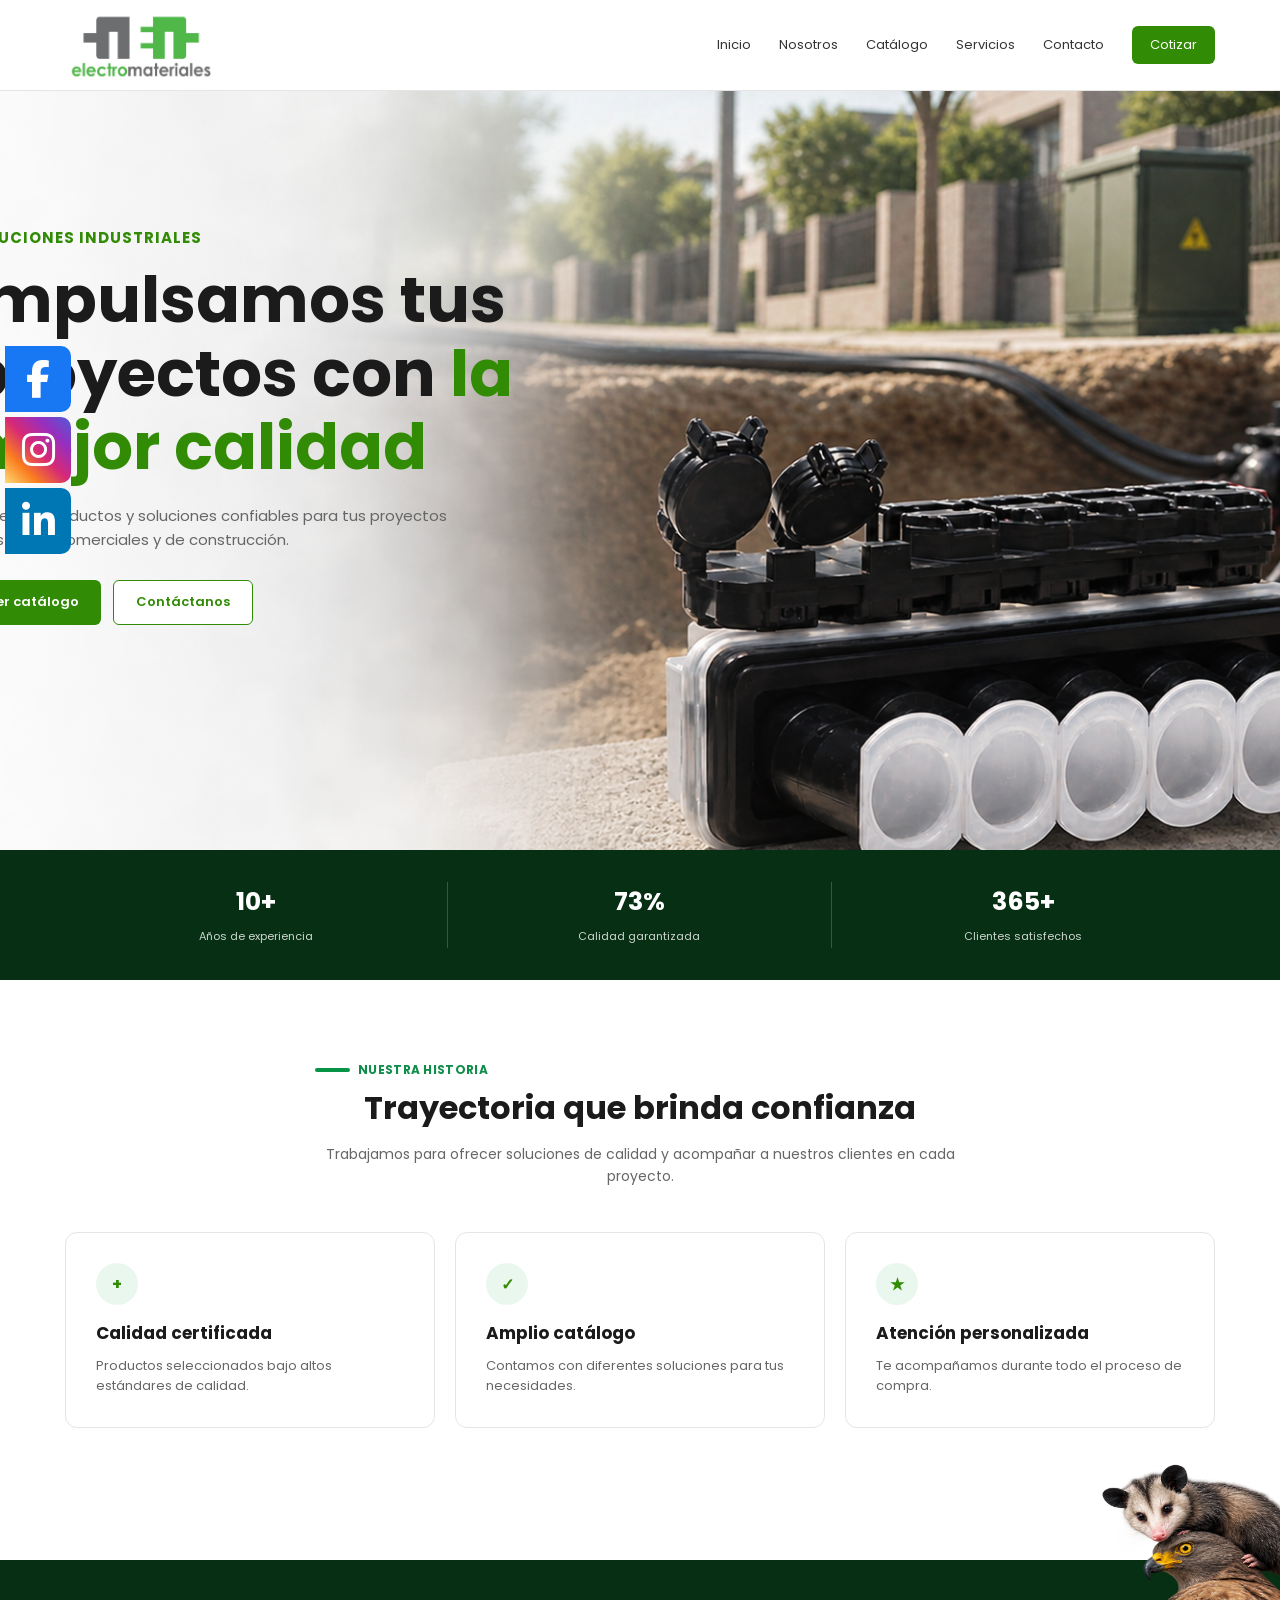
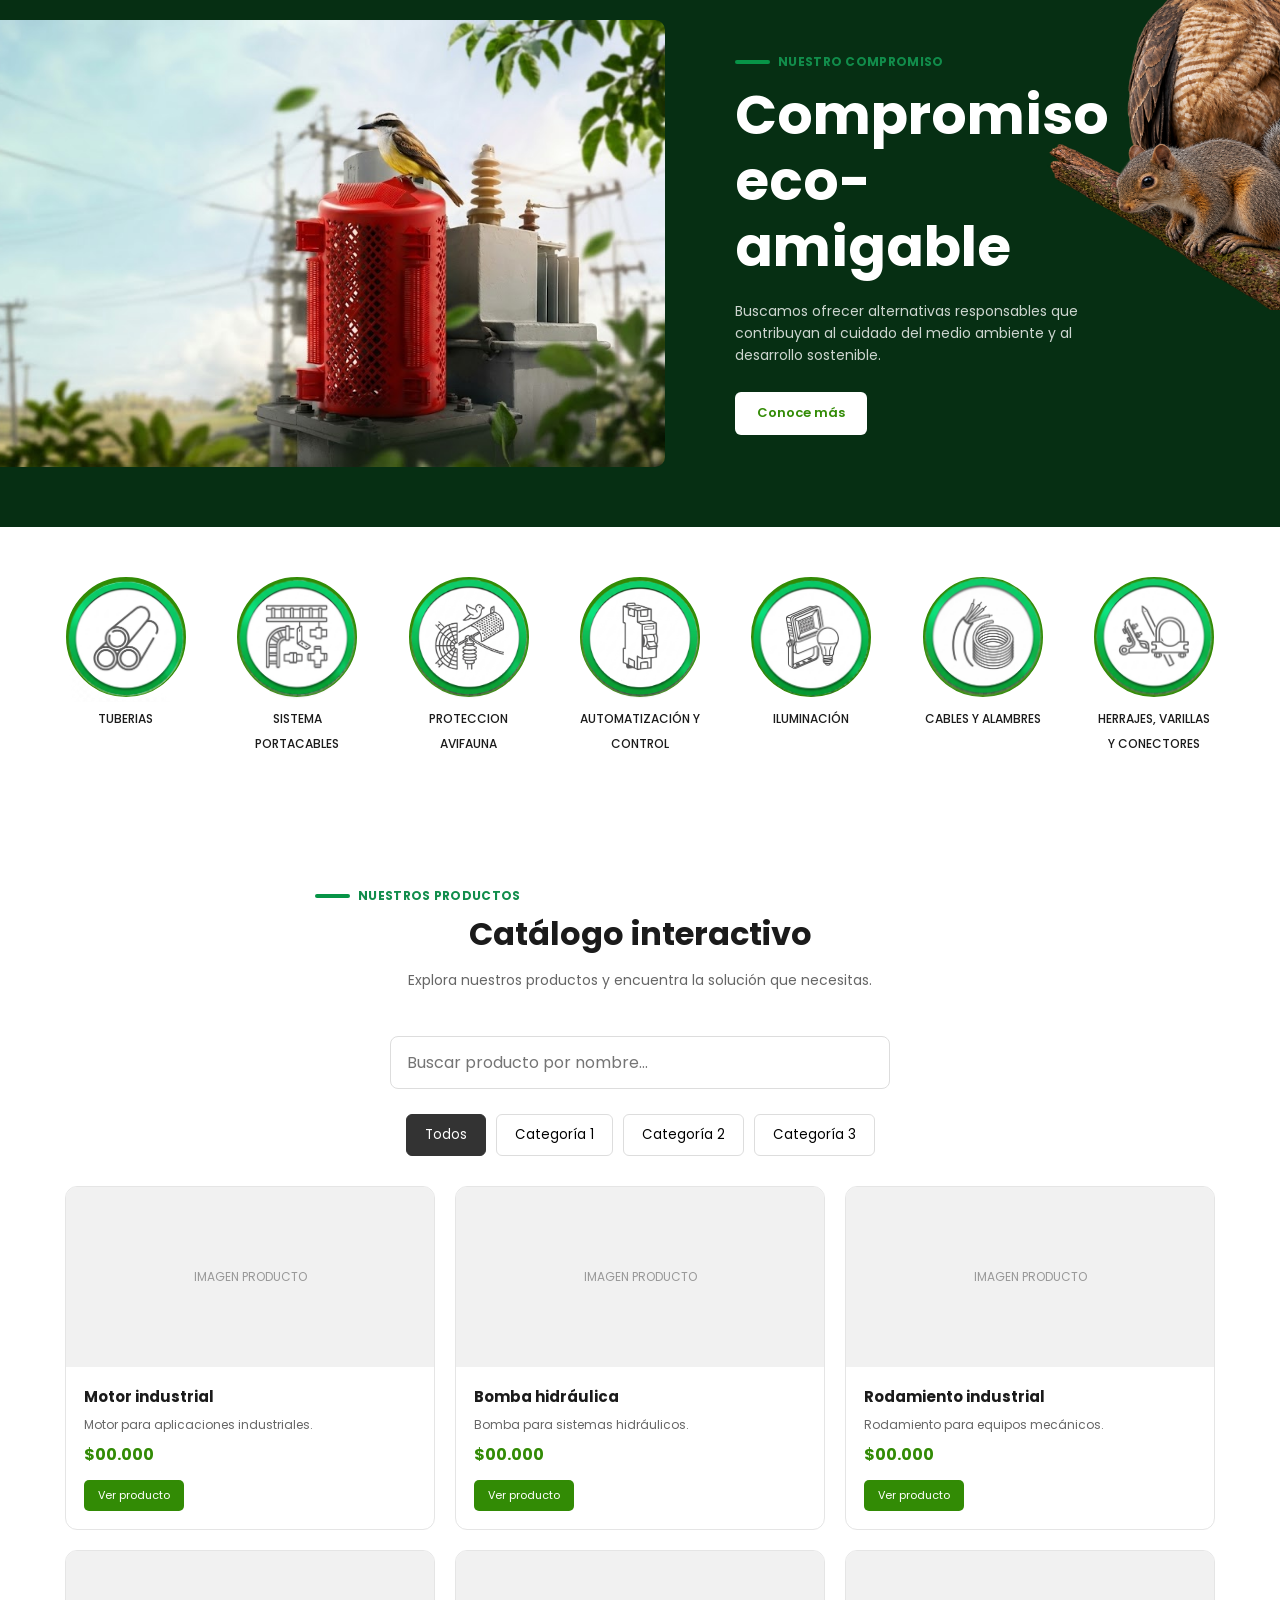
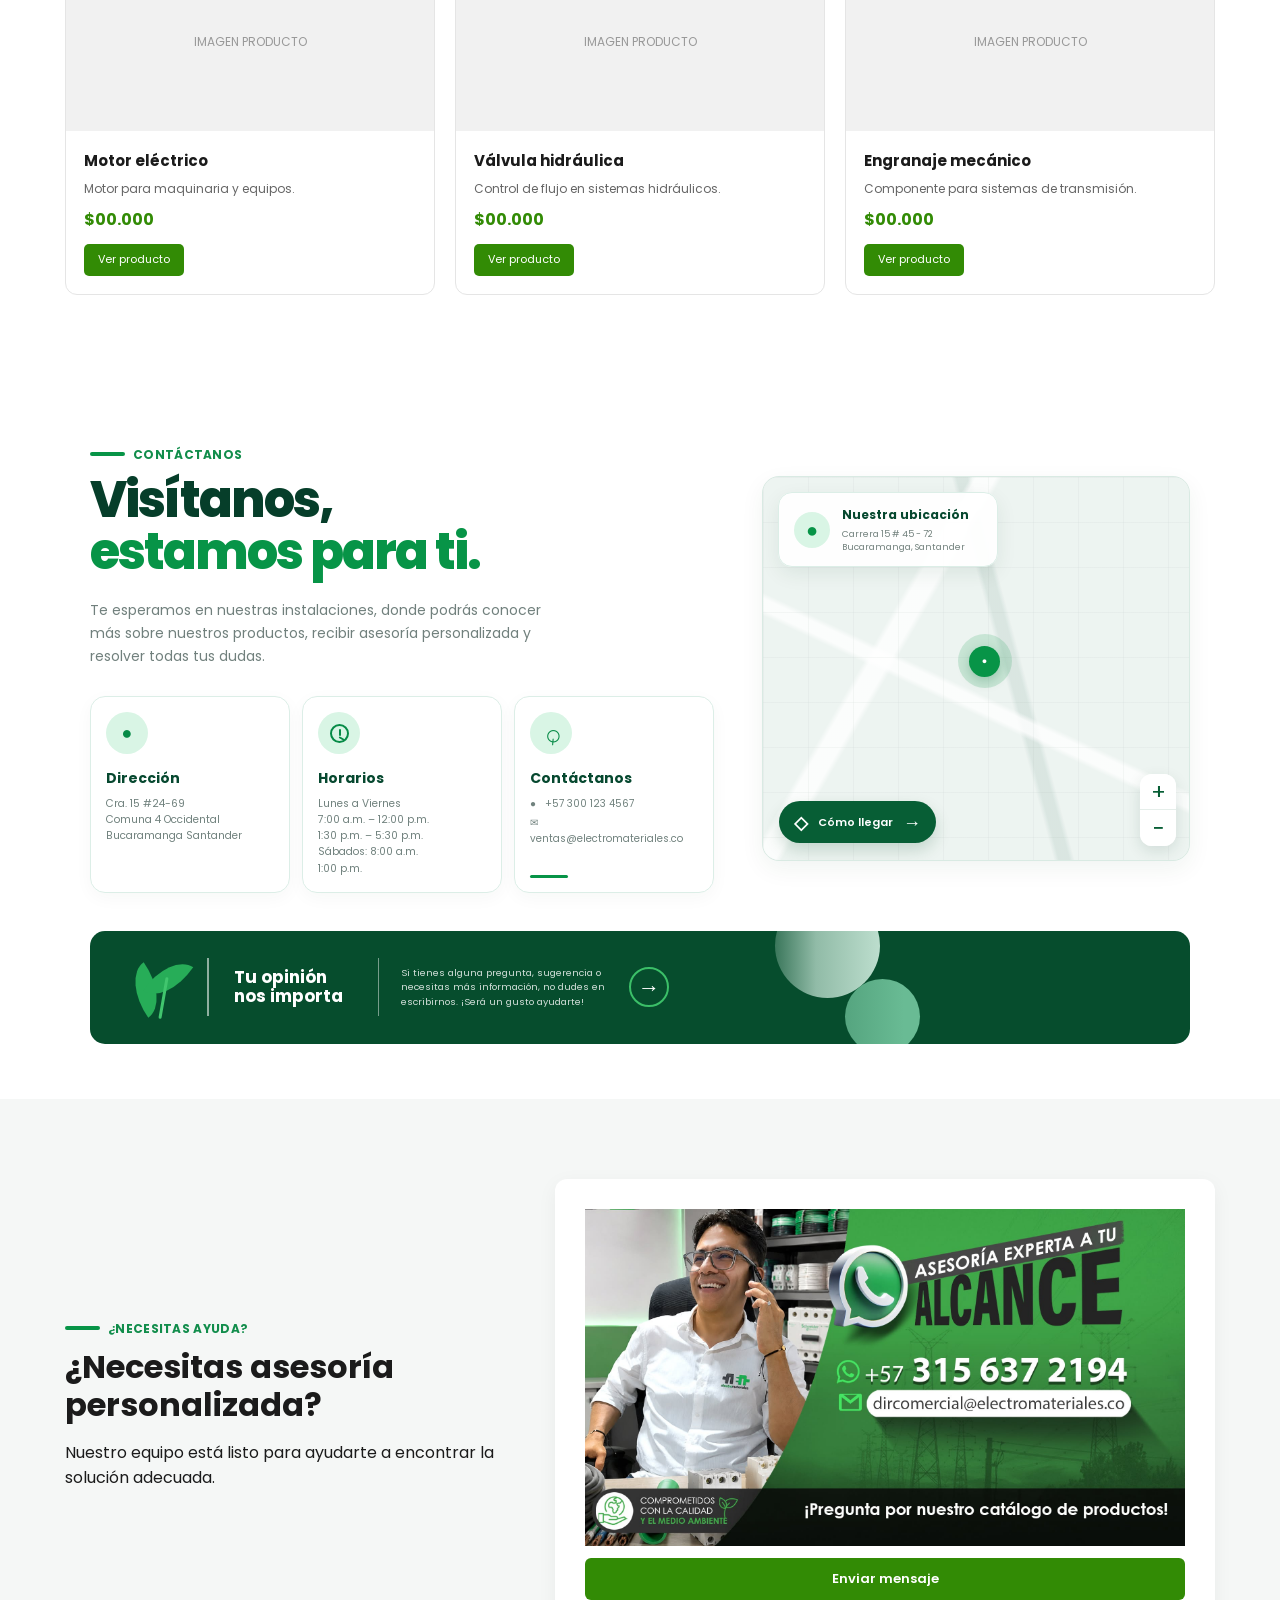
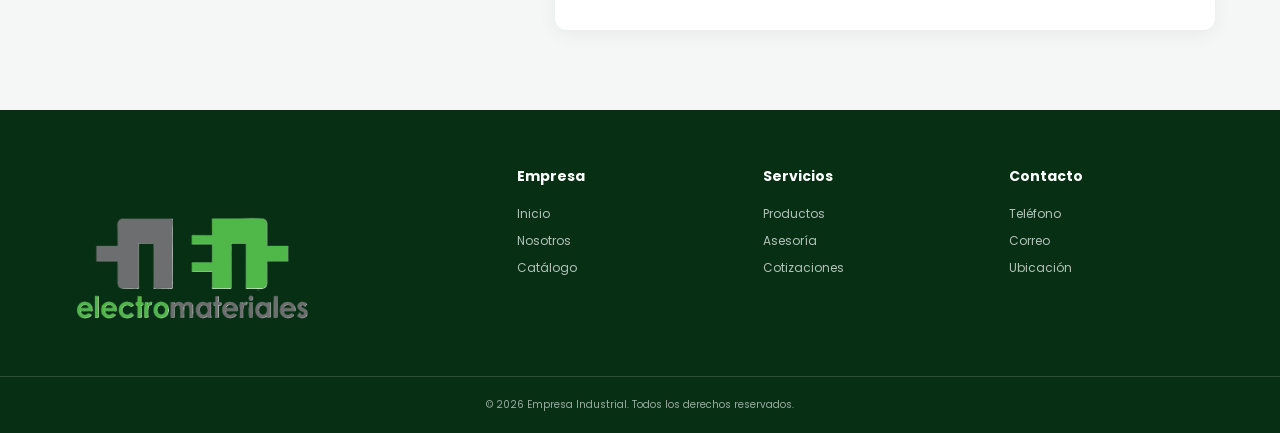
<file: index.html>
<!DOCTYPE html>
<html lang="es">

<head>
    <meta charset="UTF-8">
    <meta name="viewport" content="width=device-width, initial-scale=1.0">

    <title>Empresa Industrial</title>

    <!-- Google Fonts -->
    <link rel="preconnect" href="https://fonts.googleapis.com">
    <link rel="preconnect" href="https://fonts.gstatic.com" crossorigin>
    <link href="https://fonts.googleapis.com/css2?family=Poppins:wght@300;400;500;600;700;800&display=swap"
        rel="stylesheet">

    <!-- CSS -->
    <link rel="stylesheet" href="styles.css">

    <link rel="stylesheet" href="https://cdnjs.cloudflare.com/ajax/libs/font-awesome/6.5.2/css/all.min.css">
</head>

<body>

    <!-- =========================
         NAVBAR
    ========================== -->

    <header class="header">

        <div class="container navbar">

            <!-- Logo -->
            <a href="#" class="logo">
                <div class="logo-placeholder1">
                    <img src="imagenes/logo.jpg" alt="">
                </div>
            </a>

            <!-- Menú -->
            <nav class="nav-menu">

                <a href="#inicio">Inicio</a>
                <a href="nosotros/nosotros.html">Nosotros</a>
                <a href="#catalogo">Catálogo</a>
                <a href="#servicios">Servicios</a>
                <a href="#contacto">Contacto</a>

                <a href="#catalogo" class="nav-button">
                    Cotizar
                </a>

            </nav>

        </div>

        <!-- REDES SOCIALES FIJAS -->
<div class="redes-sociales">

    <a href="#" class="red-social facebook" target="_blank">
        <i class="fa-brands fa-facebook-f"></i>
    </a>

    <a href="#" class="red-social instagram" target="_blank">
        <i class="fa-brands fa-instagram"></i>
    </a>

    <a href="#" class="red-social linkedin" target="_blank">
        <i class="fa-brands fa-linkedin-in"></i>
    </a>

</div>

    </header>


    <!-- =========================
         HERO
    ========================== -->

    <main>

        <section id="inicio" class="hero">

            <div class="container hero-content">

                <!-- Texto -->
                <div class="hero-text">

                    <span class="small-title">
                        SOLUCIONES INDUSTRIALES
                    </span>

                    <h1>
                        Impulsamos tus proyectos con
                        <span>la mejor calidad</span>
                    </h1>

                    <p>
                        Encuentra productos y soluciones confiables
                        para tus proyectos industriales, comerciales
                        y de construcción.
                    </p>

                    <div class="hero-buttons">

                        <a href="#catalogo" class="btn btn-primary">
                            Ver catálogo
                        </a>

                        <a href="#contacto" class="btn btn-secondary">
                            Contáctanos
                        </a>

                    </div>

                </div>


            </div>

        </section>


        <!-- =========================
             ESTADÍSTICAS
        ========================== -->

        <section class="stats">

    <div class="container stats-grid">

        <div class="stat">
            <strong id="experiencia">0+</strong>
            <span>Años de experiencia</span>
        </div>

        <div class="stat">
            <strong id="calidad">0%</strong>
            <span>Calidad garantizada</span>
        </div>

        <div class="stat">
            <strong id="clientes">0+</strong>
            <span>Clientes satisfechos</span>
        </div>

    </div>

</section>


        <!-- =========================
             TRAYECTORIA
        ========================== -->

        <section id="nosotros" class="section trayectoria">

            <div class="container">

                <div class="section-header">

                    <span class="section-label">
                        NUESTRA HISTORIA
                    </span>

                    <h2>
                        Trayectoria que brinda confianza
                    </h2>

                    <p>
                        Trabajamos para ofrecer soluciones de calidad
                        y acompañar a nuestros clientes en cada proyecto.
                    </p>

                </div>


                <div class="cards-grid">

                    <!-- Card 1 -->
                    <article class="info-card">

                        <div class="card-icon">
                            +
                        </div>

                        <h3>
                            Calidad certificada
                        </h3>

                        <p>
                            Productos seleccionados bajo altos
                            estándares de calidad.
                        </p>

                    </article>


                    <!-- Card 2 -->
                    <article class="info-card">

                        <div class="card-icon">
                            ✓
                        </div>

                        <h3>
                            Amplio catálogo
                        </h3>

                        <p>
                            Contamos con diferentes soluciones
                            para tus necesidades.
                        </p>

                    </article>


                    <!-- Card 3 -->
                    <article class="info-card">

                        <div class="card-icon">
                            ★
                        </div>

                        <h3>
                            Atención personalizada
                        </h3>

                        <p>
                            Te acompañamos durante todo el proceso
                            de compra.
                        </p>

                    </article>

                </div>

            </div>

        </section>


        <!-- =========================
             COMPROMISO ECO
        ========================== -->

        <section class="eco-section">

            <div class="container eco-content">

                <div class="eco-image">
                    <img id="co-image" src="imagenes/Gemini_Generated_Image_1ppnm1ppnm1ppnm1.jpg" alt="">

                </div>


                <div class="eco-text">

                    <span class="section-label">
                        NUESTRO COMPROMISO
                    </span>

                    <h2>
                        Compromiso eco-amigable
                    </h2>

                    <p>
                        Buscamos ofrecer alternativas responsables
                        que contribuyan al cuidado del medio ambiente
                        y al desarrollo sostenible.
                    </p>

                    <a href="#" class="btn btn-light">
                        Conoce más
                    </a>

                </div>

            </div>
        <div> <img id="animales" src="imagenes/ChatGPT Image 20 sept 2026, 19_23_09.png" alt=""></div>

        </section>


        <!-- =========================
             CATEGORÍAS
        ========================== -->

        <section id="servicios" class="categories">

            <div class="container">

                <div class="category-grid">

                    <div class="category-item">

                        <div class="category-icon">
                        <img id="tuberia" src="imagenes/tuberiaf.png" alt="">
                        </div>

                        <span>
                            TUBERIAS
                        </span>

                    </div>


                    <div class="category-item">

                        <div class="category-icon">
                            <img id="tuberia" src="imagenes/electricida.png" alt="">
                        </div>

                        <span>
                            SISTEMA PORTACABLES
                        </span>

                    </div>


                    <div class="category-item">

                        <div class="category-icon">
                            <img id="tuberia" src="imagenes/aves.png" alt="">
                        </div>

                        <span>
                            PROTECCION AVIFAUNA
                        </span>

                    </div>


                    <div class="category-item">

                        <div class="category-icon">
                            <img id="tuberia" src="imagenes/redes.png" alt="">
                        </div>

                        <span>
                            AUTOMATIZACIÓN Y CONTROL
                        </span>

                    </div>


                    <div class="category-item">

                        <div class="category-icon">
                          <img id="tuberia" src="imagenes/luces.png" alt="">
                        </div>

                        <span>
                            ILUMINACIÓN
                        </span>

                    </div>


                    <div class="category-item">

                        <div class="category-icon">
                        <img id="tuberia" src="imagenes/cables.png" alt="">
                        </div>

                        <span>
                            CABLES Y ALAMBRES
                        </span>

                    </div>


                    <div class="category-item">

                        <div class="category-icon">
                            <img id="tuberia" src="imagenes/herrajes.png" alt="">
                        </div>

                        <span>
                            HERRAJES, VARILLAS Y CONECTORES 
                        </span>

                    </div>

                </div>

            </div>

        </section>


        <!-- =========================
             CATÁLOGO
        ========================== -->

       
<section id="catalogo" class="section catalog">
    <div class="container">

        <div class="section-header">
            <span class="section-label">NUESTROS PRODUCTOS</span>

            <h2>Catálogo interactivo</h2>

            <p>
                Explora nuestros productos y encuentra
                la solución que necesitas.
            </p>
        </div>

        <!-- Buscador por nombre -->
        <div class="catalog-search">
            <input
                type="search"
                id="buscarProducto"
                placeholder="Buscar producto por nombre..."
                aria-label="Buscar producto por nombre"
            >
        </div>

        <!-- Filtros por categoría -->
        <div class="catalog-filters">
            <button type="button" class="filter active"
                    data-category="todos">
                Todos
            </button>

            <button type="button" class="filter"
                    data-category="categoria1">
                Categoría 1
            </button>

            <button type="button" class="filter"
                    data-category="categoria2">
                Categoría 2
            </button>

            <button type="button" class="filter"
                    data-category="categoria3">
                Categoría 3
            </button>
        </div>

        <!-- Productos -->
        <div class="products-grid" id="listaProductos">

            <!-- PRODUCTO 1 -->
            <article class="product-card" data-category="categoria1">
                <div class="product-image">
                    IMAGEN PRODUCTO
                </div>

                <div class="product-info">
                    <h3>Motor industrial</h3>
                    <p>Motor para aplicaciones industriales.</p>
                    <strong>$00.000</strong>
                    <a href="#" class="product-button">Ver producto</a>
                </div>
            </article>

            <!-- PRODUCTO 2 -->
            <article class="product-card" data-category="categoria2">
                <div class="product-image">
                    IMAGEN PRODUCTO
                </div>

                <div class="product-info">
                    <h3>Bomba hidráulica</h3>
                    <p>Bomba para sistemas hidráulicos.</p>
                    <strong>$00.000</strong>
                    <a href="#" class="product-button">Ver producto</a>
                </div>
            </article>

            <!-- PRODUCTO 3 -->
            <article class="product-card" data-category="categoria3">
                <div class="product-image">
                    IMAGEN PRODUCTO
                </div>

                <div class="product-info">
                    <h3>Rodamiento industrial</h3>
                    <p>Rodamiento para equipos mecánicos.</p>
                    <strong>$00.000</strong>
                    <a href="#" class="product-button">Ver producto</a>
                </div>
            </article>

            <!-- PRODUCTO 4 -->
            <article class="product-card" data-category="categoria1">
                <div class="product-image">
                    IMAGEN PRODUCTO
                </div>

                <div class="product-info">
                    <h3>Motor eléctrico</h3>
                    <p>Motor para maquinaria y equipos.</p>
                    <strong>$00.000</strong>
                    <a href="#" class="product-button">Ver producto</a>
                </div>
            </article>

            <!-- PRODUCTO 5 -->
            <article class="product-card" data-category="categoria2">
                <div class="product-image">
                    IMAGEN PRODUCTO
                </div>

                <div class="product-info">
                    <h3>Válvula hidráulica</h3>
                    <p>Control de flujo en sistemas hidráulicos.</p>
                    <strong>$00.000</strong>
                    <a href="#" class="product-button">Ver producto</a>
                </div>
            </article>

            <!-- PRODUCTO 6 -->
            <article class="product-card" data-category="categoria3">
                <div class="product-image">
                    IMAGEN PRODUCTO
                </div>

                <div class="product-info">
                    <h3>Engranaje mecánico</h3>
                    <p>Componente para sistemas de transmisión.</p>
                    <strong>$00.000</strong>
                    <a href="#" class="product-button">Ver producto</a>
                </div>
            </article>

        </div>

        <!-- Mensaje cuando no hay coincidencias -->
        <p id="mensajeSinResultados" hidden>
            No se encontraron productos con esos criterios.
        </p>

    </div>
</section>


        <!-- =========================
             UBICACIÓN
        ========================== -->

       <section id="contacto" class="location">

    <div class="location-container">

        <!-- =========================
             PARTE SUPERIOR
        ========================== -->

        <div class="location-grid">

            <!-- =========================
                 INFORMACIÓN
            ========================== -->

            <div class="location-info">

                <span class="section-label">
                    CONTÁCTANOS
                </span>

                <h2>
                    Visítanos,
                    <span>estamos para ti.</span>
                </h2>

                <p class="location-description">
                    Te esperamos en nuestras instalaciones, donde podrás
                    conocer más sobre nuestros productos, recibir asesoría
                    personalizada y resolver todas tus dudas.
                </p>


                <!-- TARJETAS -->

                <div class="contact-items">

                    <!-- TARJETA DIRECCIÓN -->

                    <div class="contact-item">

                        <div class="contact-icon">
                            <span>●</span>
                        </div>

                        <div class="contact-content">

                            <strong>
                                Dirección
                            </strong>

                            <p>
                                Cra. 15 #24-69 <br>
                                Comuna 4 Occidental <br>
                                Bucaramanga Santander
                            </p>

                        </div>

                    </div>


                    <!-- TARJETA HORARIOS -->

                    <div class="contact-item">

                        <div class="contact-icon clock-icon">
                            <span></span>
                        </div>

                        <div class="contact-content">

                            <strong>
                                Horarios
                            </strong>

                            <p>
                                Lunes a Viernes<br>
                                7:00 a.m. – 12:00 p.m.<br>
                                1:30 p.m. – 5:30 p.m.<br>
                                Sábados: 8:00 a.m. <br>
                                1:00 p.m.
                            </p>

                        </div>

                    </div>


                    <!-- TARJETA CONTACTO -->

                    <div class="contact-item">

                        <div class="contact-icon phone-icon">
                            <span>⌕</span>
                        </div>

                        <div class="contact-content">

                            <strong>
                                Contáctanos
                            </strong>

                            <p>
                                <span class="contact-line">
                                    ● &nbsp; +57 300 123 4567
                                </span>

                                <span class="contact-line">
                                    ✉ &nbsp; ventas@electromateriales.co
                                </span>
                            </p>

                        </div>

                        <div class="card-line"></div>

                    </div>

                </div>

            </div>


            <!-- =========================
                 MAPA
            ========================== -->

            <div class="map-container">

                <!-- Decoraciones superiores -->

                <div class="map-decoration map-decoration-1"></div>
                <div class="map-decoration map-decoration-2"></div>


                <div class="map-box">

                    <!-- AQUÍ PUEDES PONER TU IMAGEN DEL MAPA -->

                    <div class="map-image">

                        <!--
                        <img src="imagenes/mapa.png" alt="Ubicación">
                        -->

                    </div>


                    <!-- TARJETA DE UBICACIÓN -->

                    <div class="map-location-card">

                        <div class="map-pin-icon">
                            ●
                        </div>

                        <div>

                            <strong>
                                Nuestra ubicación
                            </strong>

                            <p>
                                Carrera 15 # 45 - 72<br>
                                Bucaramanga, Santander
                            </p>

                        </div>

                    </div>


                    <!-- MARCADOR CENTRAL -->

                    <div class="main-map-marker">
                        <span>●</span>
                    </div>


                    <!-- BOTÓN CÓMO LLEGAR -->

                    <button class="map-route-button">

                        <span class="route-icon">
                            ◇
                        </span>

                        <span>
                            Cómo llegar
                        </span>

                        <strong>
                            →
                        </strong>

                    </button>


                    <!-- ZOOM -->

                    <div class="map-zoom">

                        <button>
                            +
                        </button>

                        <button>
                            −
                        </button>

                    </div>

                </div>

            </div>

        </div>


        <!-- =========================
             FRANJA VERDE
        ========================== -->

        <div class="opinion-banner">

            <!-- Decoraciones -->

            <div class="banner-circle banner-circle-1"></div>
            <div class="banner-circle banner-circle-2"></div>


            <!-- HOJAS -->

            <div class="leaf-decoration">

                <span class="leaf leaf-left"></span>
                <span class="leaf leaf-right"></span>

            </div>


            <!-- TÍTULO -->

            <div class="opinion-title">

                <strong>
                    Tu opinión<br>
                    nos importa
                </strong>

            </div>


            <!-- SEPARADOR -->

            <div class="opinion-separator"></div>


            <!-- TEXTO -->

            <div class="opinion-text">

                <p>
                    Si tienes alguna pregunta, sugerencia
                    o necesitas más información, no dudes
                    en escribirnos. ¡Será un gusto ayudarte!
                </p>

            </div>


            <!-- BOTÓN -->

            <button class="opinion-button">
                →
            </button>


            <!-- IMAGEN EDIFICIO -->

            <div class="building-image">

                <!--
                <img
                    src="imagenes/edificio.png"
                    alt="Nuestras instalaciones"
                >
                -->

            </div>

        </div>

    </div>

</section>


        <!-- =========================
             CONTACTO FINAL
        ========================== -->

        <section class="contact-section">

            <div class="container contact-grid">

                <div>

                    <span class="section-label">
                        ¿NECESITAS AYUDA?
                    </span>

                    <h2>
                        ¿Necesitas asesoría personalizada?
                    </h2>

                    <p>
                        Nuestro equipo está listo para ayudarte
                        a encontrar la solución adecuada.
                    </p>

                </div>


                <div class="contact-form">
                    <img src="imagenes/asesoria.jpg" alt="">
                    <button class="btn btn-primary">
                        Enviar mensaje
                    </button>

                </div>

            </div>

        </section>

    </main>


    <!-- =========================
         FOOTER
    ========================== -->

    <footer class="footer">

        <div class="container footer-grid">


            <div class="footer-brand">

                <div class="logo-placeholder">
                    <img src="imagenes/logosinfondo.png" alt="">
                </div>

            </div>


            <div class="footer-column">

                <h3>
                    Empresa
                </h3>

                <a href="#inicio">
                    Inicio
                </a>

                <a href="#nosotros">
                    Nosotros
                </a>

                <a href="#catalogo">
                    Catálogo
                </a>

            </div>


            <div class="footer-column">

                <h3>
                    Servicios
                </h3>

                <a href="#">
                    Productos
                </a>

                <a href="#">
                    Asesoría
                </a>

                <a href="#">
                    Cotizaciones
                </a>

            </div>


            <div class="footer-column">

                <h3>
                    Contacto
                </h3>

                <a href="#">
                    Teléfono
                </a>

                <a href="#">
                    Correo
                </a>

                <a href="#">
                    Ubicación
                </a>

            </div>

        </div>


        <div class="footer-bottom">

            <p>
                © 2026 Empresa Industrial. Todos los derechos reservados.
            </p>

        </div>

    </footer>

<script src="inicio.js"></script>
</body>

</html>
</file>
<file: styles.css>
/* =========================
   VARIABLES
========================= */

:root {

    --verde-oscuro: #062F13;
    --verde: #328B05;
    --verde-claro: #eaf7ef;

    --blanco: #ffffff;
    --gris: #666666;
    --gris-claro: #f5f7f6;
    --negro: #1b1b1b;

    --borde: #e5e5e5;

    --radio: 12px;

    --max-width: 1150px;
}


/* =========================
   RESET
========================= */
html, body {
    width: 100%;
    overflow-x: hidden;
}
* {
    margin: 0;
    padding: 0;
    box-sizing: border-box;
}


html {
    scroll-behavior: smooth;
}


body {

    font-family: "Poppins", sans-serif;

    color: var(--negro);

    background-color: var(--blanco);

    line-height: 1.6;
}


a {
    text-decoration: none;
    color: inherit;
}


img {
    width: 100%;
    display: block;
}


button,
input,
textarea {
    font-family: inherit;
}


/* =========================
   CONTENEDOR
========================= */

.container {

    width: 90%;

    max-width: var(--max-width);

    margin: auto;
}


/* =========================
   HEADER
========================= */

.header {
    background-color: white;
    border-bottom: 1px solid var(--borde);
    position: fixed;
    top: 0;
    left: 0;
    width: 100%;
    z-index: 1000;
}


.navbar {

    min-height: 90px;

    display: flex;

    align-items: center;

    justify-content: space-between;
}


/* LOGO */

.logo-placeholder1 {

    width: 150px;

    height: 35px;

    display: flex;

    align-items: center;

    justify-content: center;
}


/* MENÚ */

.nav-menu {

    display: flex;

    align-items: center;

    gap: 28px;
}


.nav-menu a {

    font-size: 13px;

    color: #333;

    transition: 0.3s;
}


.nav-menu a:hover {

    color: var(--verde);
}


.nav-button {

    background-color: var(--verde);

    color: white !important;

    padding: 9px 18px;

    border-radius: 6px;
}

/* ============================= */
/* REDES SOCIALES FIJAS */
/* ============================= */

.redes-sociales {
    position: fixed;
    left: 5px;
    top: 50%;
    transform: translateY(-50%);

    display: flex;
    flex-direction: column;
    gap: 5px;

    z-index: 9999;
}

.red-social {
    width: 66px;
    height: 66px;

    display: flex;
    align-items: center;
    justify-content: center;

    color: white;
    text-decoration: none;

    font-size: 38px;

    border-radius: 0 10px 10px 0;

    transition: transform 0.3s ease,
                width 0.3s ease;
}

/* Facebook */
.facebook {
    background-color: #1877f2;
}

/* Instagram */
.instagram {
    background: linear-gradient(
        45deg,
        #feda75,
        #fa7e1e,
        #d62976,
        #962fbf,
        #4f5bd5
    );
}

/* LinkedIn */
.linkedin {
    background-color: #0077b5;
}


/* Efecto al pasar el mouse */
.red-social:hover {
    width: 75px;
    transform: translateX(5px);
}
/* =========================
   HERO
========================= */
.hero {
    min-height: 850px;

    display: flex;
    align-items: center;

    position: relative;
    overflow: hidden;

    background-image: url("imagenes/6eb23b33-4d25-4a82-a1a1-d73d6f8ddf98.png");
    background-size: cover;
    background-position: center;
    background-repeat: no-repeat;

    /* IMPORTANTE */
    background-attachment: fixed;
}

.hero-content {
    display: grid;
    grid-template-columns: 1fr 1fr;
    align-items: center;
    gap: 40px;

    position: relative;
    z-index: 2;
}


.hero-text {

    padding: 50px 0;

    position: relative;

    left: -100px;
}


.small-title,
.section-label {

    color: var(--verde);

    font-size: 15px;

    font-weight: 700;

    letter-spacing: 1px;
    
}


.hero h1 {

    font-size: clamp(42px, 5vw, 64px);

    line-height: 1.15;

    margin: 12px 0 20px;

    max-width: 550px;

    
}


.hero h1 span {

    color: var(--verde);
}


.hero p {

    color: var(--gris);

    max-width: 500px;

    margin-bottom: 28px;

    font-size: 15px;
}


/* BOTONES */

.hero-buttons {

    display: flex;

    gap: 12px;

    flex-wrap: wrap;
}


.btn {

    display: inline-flex;

    justify-content: center;

    align-items: center;

    padding: 11px 22px;

    border-radius: 6px;

    font-size: 13px;

    font-weight: 600;

    border: none;

    cursor: pointer;

    transition: 0.3s;
}


.btn-primary {

    background-color: var(--verde);

    color: white;
}


.btn-primary:hover {

    background-color: var(--verde-oscuro);
}


.btn-secondary {

    border: 1px solid var(--verde);

    color: var(--verde);

    background-color: white;
}


.btn-light {

    background-color: white;

    color: var(--verde);
}


/* IMAGEN */

.hero-image {

    height: 420px;
}


.image-placeholder {

    width: 100%;

    height: 100%;

    display: flex;

    align-items: center;

    justify-content: center;

    background-color: var(--gris-claro);

    color: #999;

    font-size: 14px;
}


/* =========================
   ESTADÍSTICAS
========================= */

.stats {

    background-color: var(--verde-oscuro);

    color: white;
}


.stats-grid {

    min-height: 130px;

    display: grid;

    grid-template-columns: repeat(3, 1fr);

    align-items: center;
}


.stat {

    text-align: center;

    border-right: 1px solid rgba(255,255,255,0.2);
}


.stat:last-child {

    border-right: none;
}


.stat strong {

    display: block;

    font-size: 25px;
}


.stat span {

    font-size: 11px;

    opacity: 0.8;
}


/* =========================
   SECCIONES
========================= */

.section {

    padding: 80px 0;
}


.section-header {

    text-align: center;

    max-width: 650px;

    margin: 0 auto 45px;
}


.section-header h2,
.location-info h2,
.contact-section h2 {

    font-size: 32px;

    line-height: 1.2;

    margin: 8px 0 15px;
}


.section-header p {

    color: var(--gris);

    font-size: 14px;
}


/* =========================
   TRAYECTORIA
========================= */

.trayectoria {
    min-height: 580px;
    background-color: white;
}


.cards-grid {

    display: grid;

    grid-template-columns: repeat(3, 1fr);

    gap: 20px;
}


.info-card {

    padding: 30px;

    border: 1px solid var(--borde);

    border-radius: var(--radio);

    background-color: white;

    transition: 0.3s;
}


.info-card:hover {

    transform: translateY(-5px);

    box-shadow: 0 10px 25px rgba(0,0,0,0.07);
}


.card-icon {

    width: 42px;

    height: 42px;

    border-radius: 50%;

    background-color: var(--verde-claro);

    color: var(--verde);

    display: flex;

    align-items: center;

    justify-content: center;

    margin-bottom: 15px;

    font-weight: bold;
}


.info-card h3 {

    font-size: 17px;

    margin-bottom: 8px;
}


.info-card p {

    color: var(--gris);

    font-size: 13px;
}


/* =========================
   ECO
========================= */

.eco-section {
    background-color: var(--verde-oscuro);
    color: white;
    padding: 60px 0;
}

.eco-content {
    display: grid;
    grid-template-columns: 1.2fr 1fr;
    align-items: center;;
    position: relative;
    left: -150px;
}

.eco-text {
    max-width: 1000px;
    padding-left: 20px;
}


#co-image {
    position: relative;
    left: -50px; 
    width: 800px;
    border-radius: 10px;
}

.eco-text h2 {
    font-size: 55px;
    line-height: 1.2;
}

.eco-text p {
    color: rgba(255,255,255,0.8);
    font-size: 14px;
    margin-bottom: 25px;
    margin-top: 20px;
}


#animales {
    position: absolute;
    width: 350px;
    height: 450px;
    left: 80%;
    top: 1460px;
}


/* =========================
   CATEGORÍAS
========================= */

.categories {

    padding: 50px 0px;

    background-color: white;
}


.category-grid {

    display: grid;

    grid-template-columns: repeat(7, 1fr);

    gap: 50px;
}


.category-item {

    text-align: center;
}


.category-icon {

    width: 120px;

    height: 120px;

    border-radius: 60%;

    border: 5px solid var(--verde);

    margin: 0 auto 8px;

    display: flex;

    align-items: center;

    justify-content: center;

    color: var(--verde);

    font-size: 9px;

    transition: 0.3s;
}


.category-icon:hover {

    transform: translateY(-5px);

    box-shadow: 0 10px 25px rgba(16, 139, 2, 0.666);
}

#tuberia{
    width: 140px;
}

.category-item span {

    font-size: 12px;

    font-weight: 500;
}


/* =========================
   CATÁLOGO
========================= */
/* PRODUCTOS */

.products-grid {

    display: grid;

    grid-template-columns: repeat(3, 1fr);

    gap: 20px;
}

/* Buscador */
.catalog-search {
    margin-bottom: 25px;
    display: flex;
    justify-content: center;
}

.catalog-search input {
    width: 100%;
    max-width: 500px;
    padding: 13px 16px;
    border: 1px solid #ddd;
    border-radius: 8px;
    font-size: 16px;
    outline: none;
    transition: border-color 0.3s;
}

.catalog-search input:focus {
    border-color: #555;
}

/* Botones de categoría */
.catalog-filters {
    display: flex;
    justify-content: center;
    flex-wrap: wrap;
    gap: 10px;
    margin-bottom: 30px;
}

.catalog-filters .filter {
    padding: 10px 18px;
    border: 1px solid #ddd;
    border-radius: 6px;
    background: white;
    cursor: pointer;
    transition: 0.3s;
}

.catalog-filters .filter:hover,
.catalog-filters .filter.active {
    background: #333;
    color: white;
    border-color: #333;
}

/* Mensaje sin resultados */
#mensajeSinResultados {
    text-align: center;
    margin: 30px 0;
    color: #666;
}


.product-card {

    background-color: white;

    border-radius: var(--radio);

    overflow: hidden;

    border: 1px solid var(--borde);
}


.product-image {

    height: 180px;

    background-color: #f1f1f1;

    display: flex;

    align-items: center;

    justify-content: center;

    color: #999;

    font-size: 12px;
}


.product-info {

    padding: 18px;
}


.product-info h3 {

    font-size: 15px;

    margin-bottom: 6px;
}


.product-info p {

    color: var(--gris);

    font-size: 12px;

    margin-bottom: 8px;
}


.product-info strong {

    display: block;

    color: var(--verde);

    margin-bottom: 12px;
}


.product-button {

    display: inline-block;

    padding: 7px 14px;

    background-color: var(--verde);

    color: white;

    border-radius: 5px;

    font-size: 11px;
}


/* =========================
   UBICACIÓN
========================= */

/* =====================================================
   CONTACTO / UBICACIÓN
===================================================== */

.location {
    width: 100%;
    padding: 70px 0 55px;
    background: #ffffff;
    overflow: hidden;
    font-family: "Poppins", sans-serif;
}


/* =====================================================
   CONTENEDOR
===================================================== */

.location-container {
    width: 89%;
    max-width: 1100px;
    margin: 0 auto;
}


/* =====================================================
   GRID PRINCIPAL
===================================================== */

.location-grid {
    display: grid;
    grid-template-columns: 1fr 1.05fr;
    gap: 48px;
    align-items: center;
}


/* =====================================================
   INFORMACIÓN
===================================================== */

.location-info {
    position: relative;
}


/* =====================================================
   ETIQUETA CONTÁCTANOS
===================================================== */

.section-label {
    display: flex;
    align-items: center;
    gap: 8px;

    margin-bottom: 10px;

    color: #118d4b;

    font-size: 12px;
    font-weight: 700;

    letter-spacing: 0.3px;
}


/* línea antes de CONTÁCTANOS */

.section-label::before {
    content: "";

    width: 35px;
    height: 4px;

    background: #079447;

    border-radius: 10px;
}


/* =====================================================
   TÍTULO
===================================================== */

.location-info h2 {
    margin: 0;

    color: #063e2a;

    font-size: 50px;
    line-height: 1.05;

    font-weight: 800;

    letter-spacing: -2px;
}


.location-info h2 span {
    display: block;

    color: #079447;
}


/* =====================================================
   DESCRIPCIÓN
===================================================== */

.location-description {
    max-width: 480px;

    margin: 20px 0 28px;

    color: #71807d;

    font-size: 14px;
    line-height: 1.65;
}


/* =====================================================
   TARJETAS
===================================================== */

.contact-items {
    display: grid;

    grid-template-columns: repeat(3, 1fr);

    gap: 12px;
}


/* =====================================================
   TARJETA INDIVIDUAL
===================================================== */

.contact-item {
    position: relative;

    min-height: 178px;
    min-width: 200px;

    padding: 15px;

    border: 1px solid #dceee7;

    border-radius: 15px;

    background: rgba(255, 255, 255, 0.8);

    overflow: hidden;

    box-shadow:
        0 5px 18px rgba(0, 70, 40, 0.035);
}

/* =====================================================
   ICONOS
===================================================== */

.contact-icon {
    width: 42px;
    height: 42px;

    display: flex;
    align-items: center;
    justify-content: center;

    margin-bottom: 13px;

    border-radius: 50%;

    background: #d9f5e5;

    color: #078b47;

    position: relative;

    z-index: 2;
}


/* icono ubicación */

.contact-icon > span {
    font-size: 18px;
    color: #078b47;
}


/* =====================================================
   ICONO RELOJ
===================================================== */

.clock-icon span {
    width: 19px;
    height: 19px;

    border: 2.5px solid #078b47;

    border-radius: 50%;

    position: relative;

    font-size: 0;
}


.clock-icon span::before {
    content: "";

    position: absolute;

    width: 2px;
    height: 7px;

    background: #078b47;

    left: 7px;
    top: 3px;

    border-radius: 2px;
}


.clock-icon span::after {
    content: "";

    position: absolute;

    width: 6px;
    height: 2px;

    background: #078b47;

    left: 7px;
    top: 10px;

    transform: rotate(30deg);

    transform-origin: left center;

    border-radius: 2px;
}


/* =====================================================
   ICONO TELÉFONO
===================================================== */

.phone-icon span {
    font-size: 27px;

    transform: rotate(-40deg);

    font-weight: 300;
}


/* =====================================================
   CONTENIDO TARJETA
===================================================== */

.contact-content {
    position: relative;
    z-index: 2;
}


.contact-content strong {
    display: block;

    margin-bottom: 6px;

    color: #06482f;

    font-size: 14px;
    font-weight: 700;
}


.contact-content p {
    margin: 0;

    color: #71827e;

    font-size: 10.5px;

    line-height: 1.55;
}


/* =====================================================
   LÍNEA INFERIOR TARJETA CONTACTO
===================================================== */

.card-line {
    position: absolute;

    left: 15px;
    bottom: 14px;

    width: 38px;
    height: 3px;

    background: #079447;

    border-radius: 10px;

    z-index: 5;
}


/* =====================================================
   INFORMACIÓN CONTACTO
===================================================== */

.contact-line {
    display: block;

    margin-bottom: 4px;

    font-size: 10px;
}


/* =====================================================
   MAPA
===================================================== */

.map-container {
    position: relative;

    width: 100%;
    height: 385px;
}


/* =====================================================
   CAJA MAPA
===================================================== */

.map-box {
    position: relative;

    width: 100%;
    height: 100%;

    overflow: hidden;

    border-radius: 17px;

    border: 1px solid #d9eae3;

    background: #eef4f1;

    box-shadow:
        0 8px 25px rgba(0, 70, 40, 0.06);
}


/* =====================================================
   MAPA DE FONDO
===================================================== */

.map-image {
    position: absolute;

    inset: 0;

    background-color: #edf4f1;

    /*
       Si tienes una imagen real del mapa,
       puedes ponerla aquí:

       background-image: url("../imagenes/mapa.png");
       background-size: cover;
       background-position: center;
    */

    background-image:

        linear-gradient(
            25deg,
            transparent 42%,
            rgba(255,255,255,.8) 43%,
            rgba(255,255,255,.8) 45%,
            transparent 46%
        ),

        linear-gradient(
            120deg,
            transparent 32%,
            rgba(255,255,255,.8) 33%,
            rgba(255,255,255,.8) 36%,
            transparent 37%
        ),

        linear-gradient(
            75deg,
            transparent 55%,
            rgba(211,225,220,.8) 56%,
            rgba(211,225,220,.8) 58%,
            transparent 59%
        );

    opacity: .95;
}


/* =====================================================
   CUADRÍCULA DEL MAPA
===================================================== */

.map-image::after {
    content: "";

    position: absolute;

    inset: 0;

    background-image:
        linear-gradient(
            90deg,
            rgba(130,150,140,.12) 1px,
            transparent 1px
        ),
        linear-gradient(
            rgba(130,150,140,.12) 1px,
            transparent 1px
        );

    background-size: 45px 45px;

    opacity: .5;
}


/* =====================================================
   TARJETA "NUESTRA UBICACIÓN"
===================================================== */

.map-location-card {
    position: absolute;

    top: 15px;
    left: 15px;

    width: 220px;

    display: flex;
    align-items: center;

    gap: 12px;

    padding: 12px 15px;

    background: rgba(255,255,255,.95);

    border: 1px solid #dceee7;

    border-radius: 14px;

    box-shadow:
        0 7px 20px rgba(0,60,40,.08);

    z-index: 5;
}


/* =====================================================
   ICONO UBICACIÓN TARJETA
===================================================== */

.map-pin-icon {
    width: 36px;
    height: 36px;

    flex-shrink: 0;

    display: flex;
    align-items: center;
    justify-content: center;

    border-radius: 50%;

    background: #d9f5e5;

    color: #079447;

    font-size: 20px;
}


.map-location-card strong {
    display: block;

    margin-bottom: 3px;

    color: #06482f;

    font-size: 12px;
}


.map-location-card p {
    margin: 0;

    color: #73827e;

    font-size: 9px;

    line-height: 1.45;
}


/* =====================================================
   MARCADOR PRINCIPAL
===================================================== */

.main-map-marker {
    position: absolute;

    left: 52%;
    top: 48%;

    width: 54px;
    height: 54px;

    display: flex;
    align-items: center;
    justify-content: center;

    border-radius: 50%;

    background: rgba(8,148,71,.16);

    transform: translate(-50%, -50%);

    z-index: 4;
}


.main-map-marker::before {
    content: "";

    position: absolute;

    width: 31px;
    height: 31px;

    background: #079447;

    border-radius: 50%;

    box-shadow:
        0 4px 12px rgba(0,100,50,.25);
}


.main-map-marker span {
    position: relative;

    color: white;

    font-size: 9px;

    z-index: 2;
}


/* =====================================================
   BOTÓN CÓMO LLEGAR
===================================================== */

.map-route-button {
    position: absolute;

    left: 16px;
    bottom: 17px;

    height: 42px;

    padding: 0 15px;

    display: flex;
    align-items: center;
    gap: 10px;

    border: none;

    border-radius: 25px;

    background: #075e35;

    color: white;

    font-family: "Poppins", sans-serif;

    font-size: 11px;
    font-weight: 600;

    cursor: pointer;

    z-index: 5;

    box-shadow:
        0 7px 16px rgba(0,80,40,.18);
}


.map-route-button strong {
    font-size: 18px;

    font-weight: 400;
}


.route-icon {
    font-size: 18px;
}


/* =====================================================
   ZOOM
===================================================== */

.map-zoom {
    position: absolute;

    right: 13px;
    bottom: 14px;

    display: flex;

    flex-direction: column;

    background: white;

    border-radius: 12px;

    overflow: hidden;

    box-shadow:
        0 5px 15px rgba(0,60,40,.12);

    z-index: 5;
}


.map-zoom button {
    width: 36px;
    height: 36px;

    border: none;

    background: white;

    color: #075e35;

    font-size: 22px;

    cursor: pointer;
}


.map-zoom button:first-child {
    border-bottom: 1px solid #e5eeea;
}


/* =====================================================
   DECORACIONES VERDES MAPA
===================================================== */

.map-decoration {
    position: absolute;

    z-index: -1;

    background: #079447;
}


.map-decoration-1 {
    width: 85px;
    height: 85px;

    top: -35px;
    right: -25px;

    border-radius: 50%;
}


.map-decoration-2 {
    width: 60px;
    height: 60px;

    bottom: -20px;
    right: -10px;

    border-radius: 50%;
}


/* =====================================================
   FRANJA VERDE OSCURA
===================================================== */

.opinion-banner {
    position: relative;

    width: 100%;
    height: 113px;

    margin-top: 38px;

    display: flex;
    align-items: center;

    overflow: hidden;

    background: #064d2d;

    border-radius: 15px;
}


/* =====================================================
   DECORACIÓN CIRCULAR IZQUIERDA
===================================================== */

.banner-circle {
    position: absolute;

    border-radius: 50%;
}


.banner-circle-1 {
    width: 105px;
    height: 105px;

    right: 310px;
    top: -38px;

    background: #d8f4e6;

    opacity: .95;
}


.banner-circle-2 {
    width: 75px;
    height: 75px;

    right: 270px;
    top: 48px;

    background: #83d8ae;

    opacity: .8;
}


/* =====================================================
   HOJAS
===================================================== */

.leaf-decoration {
    position: relative;

    width: 92px;
    height: 70px;

    margin-left: 25px;

    flex-shrink: 0;
}


.leaf {
    position: absolute;

    width: 28px;
    height: 48px;

    background: #27ad58;

    border-radius: 100% 0 100% 0;

    transform: rotate(-35deg);
}


.leaf-left {
    left: 17px;
    top: 14px;
}


.leaf-right {
    left: 39px;
    top: 3px;

    transform: rotate(35deg);
}


.leaf-decoration::after {
    content: "";

    position: absolute;

    left: 47px;
    top: 25px;

    width: 3px;
    height: 42px;

    background: #41c66e;

    transform: rotate(10deg);

    border-radius: 10px;
}


/* =====================================================
   TÍTULO OPINIÓN
===================================================== */

.opinion-title {
    height: 58px;

    display: flex;
    align-items: center;

    padding-left: 25px;
    padding-right: 35px;

    border-left: 2px solid rgba(255,255,255,.55);

    flex-shrink: 0;
}


.opinion-title strong {
    color: white;

    font-size: 17px;

    line-height: 1.15;

    font-weight: 700;
}


/* =====================================================
   SEPARADOR
===================================================== */

.opinion-separator {
    width: 1px;
    height: 58px;

    background: rgba(255,255,255,.45);

    flex-shrink: 0;
}


/* =====================================================
   TEXTO OPINIÓN
===================================================== */

.opinion-text {
    width: 230px;

    padding-left: 22px;

    z-index: 3;
}


.opinion-text p {
    margin: 0;

    color: rgba(255,255,255,.82);

    font-size: 9.5px;

    line-height: 1.5;
}


/* =====================================================
   BOTÓN OPINIÓN
===================================================== */

.opinion-button {
    width: 40px;
    height: 40px;

    margin-left: 20px;

    flex-shrink: 0;

    border: 2px solid #3bbf68;

    border-radius: 50%;

    background: transparent;

    color: white;

    font-size: 22px;

    cursor: pointer;

    z-index: 5;
}


/* =====================================================
   FOTO EDIFICIO
===================================================== */

.building-image {
    position: absolute;

    right: 0;
    bottom: 0;

    width: 40%;
    height: 100%;

    background:
        linear-gradient(
            90deg,
            #064d2d 0%,
            rgba(6,77,45,.3) 15%,
            rgba(6,77,45,0) 35%
        );

    /*
       Cuando tengas la imagen:

       background-image:
           linear-gradient(
               90deg,
               #064d2d 0%,
               transparent 35%
           ),
           url("../imagenes/edificio.png");

       background-size: cover;
       background-position: center;
    */

    z-index: 2;
}



.reveal {
    opacity: 0;
    transform: translateY(40px);
    transition: opacity 0.8s ease, transform 0.8s ease;
}

.reveal.visible {
    opacity: 1;
    transform: translateY(0);
}


/* =========================
   CONTACTO
========================= */

.contact-section {

    padding: 80px 0;

    background-color: var(--gris-claro);
}


.contact-grid {

    display: grid;

    grid-template-columns: 1fr 1fr;

    gap: 60px;

    align-items: center;
}


.contact-form {

    background-color: white;

    padding: 30px;

    border-radius: var(--radio);

    box-shadow: 0 5px 20px rgba(0,0,0,0.05);

    display: flex;

    flex-direction: column;

    gap: 12px;
}


.contact-form input,
.contact-form textarea {

    width: 100%;

    border: 1px solid var(--borde);

    padding: 12px;

    border-radius: 5px;

    outline: none;

    font-size: 13px;
}
.contact-form img{
    width: 600px;
}

.contact-form input:focus,
.contact-form textarea:focus {

    border-color: var(--verde);
}


/* =========================
   FOOTER
========================= */

.footer {

    background-color: var(--verde-oscuro);

    color: white;

    padding-top: 55px;
}


.footer-grid {

    display: grid;

    grid-template-columns: 2fr 1fr 1fr 1fr;

    gap: 40px;

    padding-bottom: 45px;
}


.footer-brand p {

    margin-top: 15px;

    max-width: 250px;

    color: rgba(255,255,255,0.7);

    font-size: 12px;
}

.logo-placeholder{
    width: 250px;
    margin-top: 35px;
}
.footer-column {

    display: flex;

    flex-direction: column;

    gap: 8px;
}


.footer-column h3 {

    font-size: 14px;

    margin-bottom: 8px;
}


.footer-column a {

    color: rgba(255,255,255,0.7);

    font-size: 12px;
}


.footer-column a:hover {

    color: white;
}



.footer-bottom {

    border-top: 1px solid rgba(255,255,255,0.15);

    padding: 20px 0;

    text-align: center;
}


.footer-bottom p {

    font-size: 10px;

    color: rgba(255,255,255,0.6);
}


/* =========================
   RESPONSIVE
========================= */

@media (max-width: 900px) {

    .nav-menu {

        gap: 15px;
    }


    .hero-content,
    .eco-content,
    .location-grid,
    .contact-grid {

        grid-template-columns: 1fr;
    }


    .hero-image {

        height: 350px;
    }


    .cards-grid {

        grid-template-columns: 1fr;
    }


    .category-grid {

        grid-template-columns: repeat(4, 1fr);
    }


    .products-grid {

        grid-template-columns: repeat(2, 1fr);
    }


    .footer-grid {

        grid-template-columns: 2fr 1fr 1fr;
    }

}
</file>
